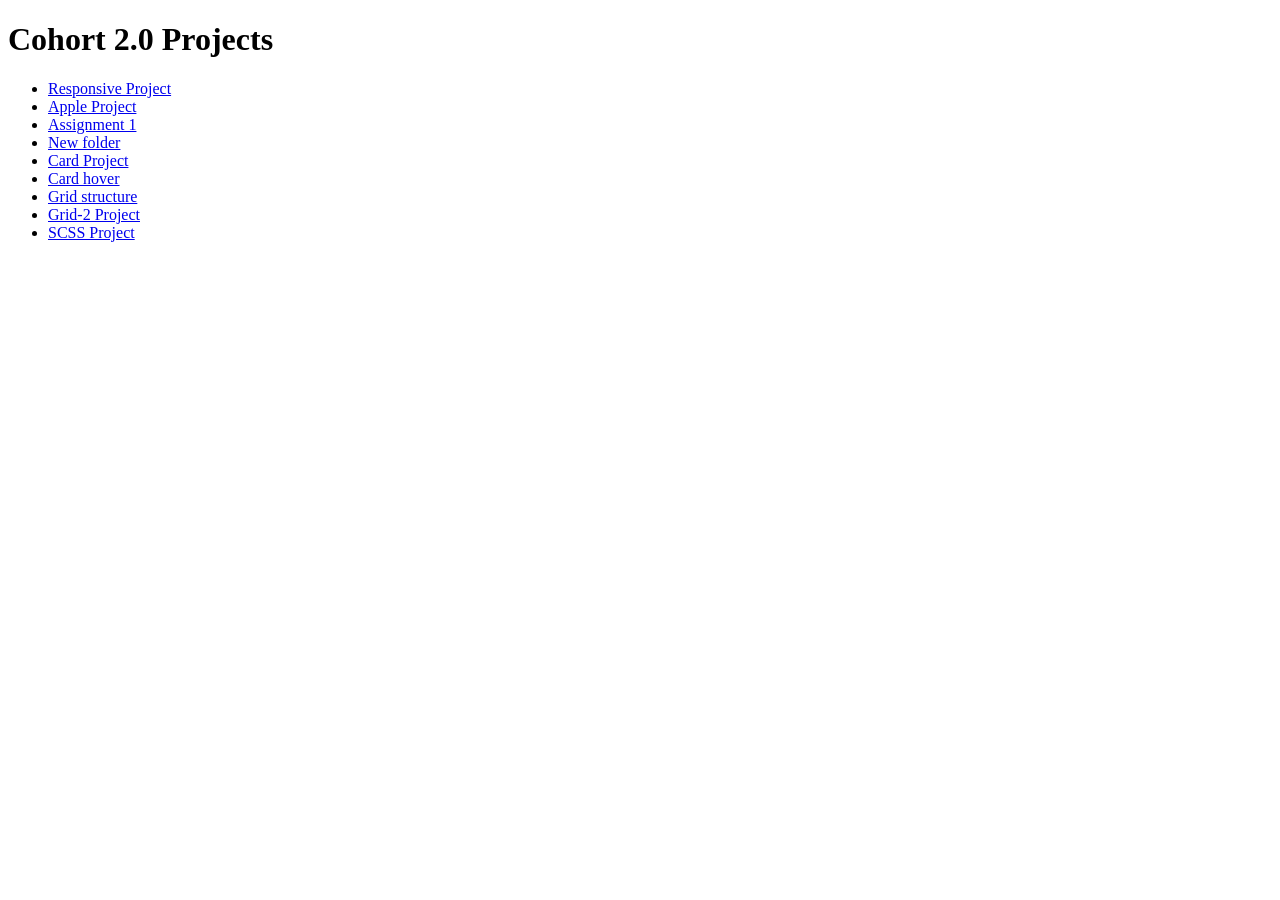
<file: index.html>
<!DOCTYPE html>
<html>
<head>
  <title>My Projects</title>
</head>
<body>
  <h1>Cohort 2.0 Projects</h1>

  <ul>
    <li><a href="https://itsprakash26.github.io/cohort-2.0/cohort-2.0 Responsive/" target="_blank">Responsive Project</a></li>
    <li><a href="https://itsprakash26.github.io/cohort-2.0/apple-project/" target="_blank">Apple Project</a></li>
    <li><a href="https://itsprakash26.github.io/cohort-2.0/assingment1/index.html" target="_blank">Assignment 1</a></li>
    <li><a href="https://itsprakash26.github.io/cohort-2.0/New folder/index.html" target="_blank">New folder</a></li>
    <li><a href="https://itsprakash26.github.io/cohort-2.0/card-project/" target="_blank">Card Project</a></li>
    <li><a href="https://itsprakash26.github.io/cohort-2.0/card-hover/" target="_blank">Card hover</a></li>
    <li><a href="https://itsprakash26.github.io/cohort-2.0/Grid/" target="_blank">Grid structure</a></li>
    <li><a href="https://itsprakash26.github.io/cohort-2.0/Grid-2/" target="_blank">Grid-2 Project</a></li>
    <li><a href="https://itsprakash26.github.io/cohort-2.0/scss/" target="_blank">SCSS Project</a></li>
    
  </ul>

</body>
</html>
</file>
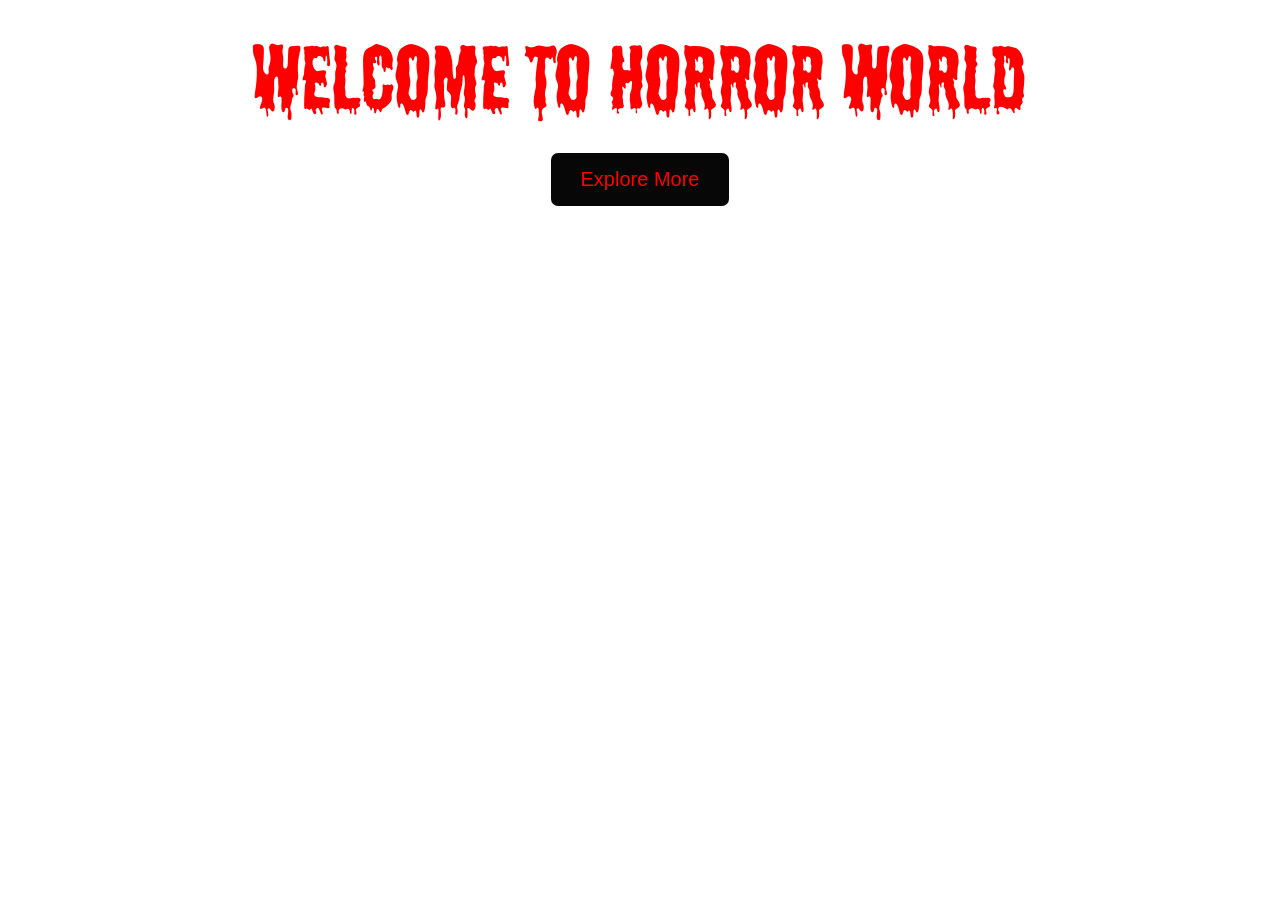
<file: assingment1/index.html>
<!DOCTYPE html>
<html lang="en">
<head>
    <meta charset="UTF-8">
    <meta name="viewport" content="width=device-width, initial-scale=1.0">
    <title>Document</title>
    <link rel="stylesheet" href="assingement.css">
</head>
<body>
    <div id="main">
        <h1>welcome to horror world</h1>
        <button>Explore More</button>
    </div>
    
</body>
</html>
</file>
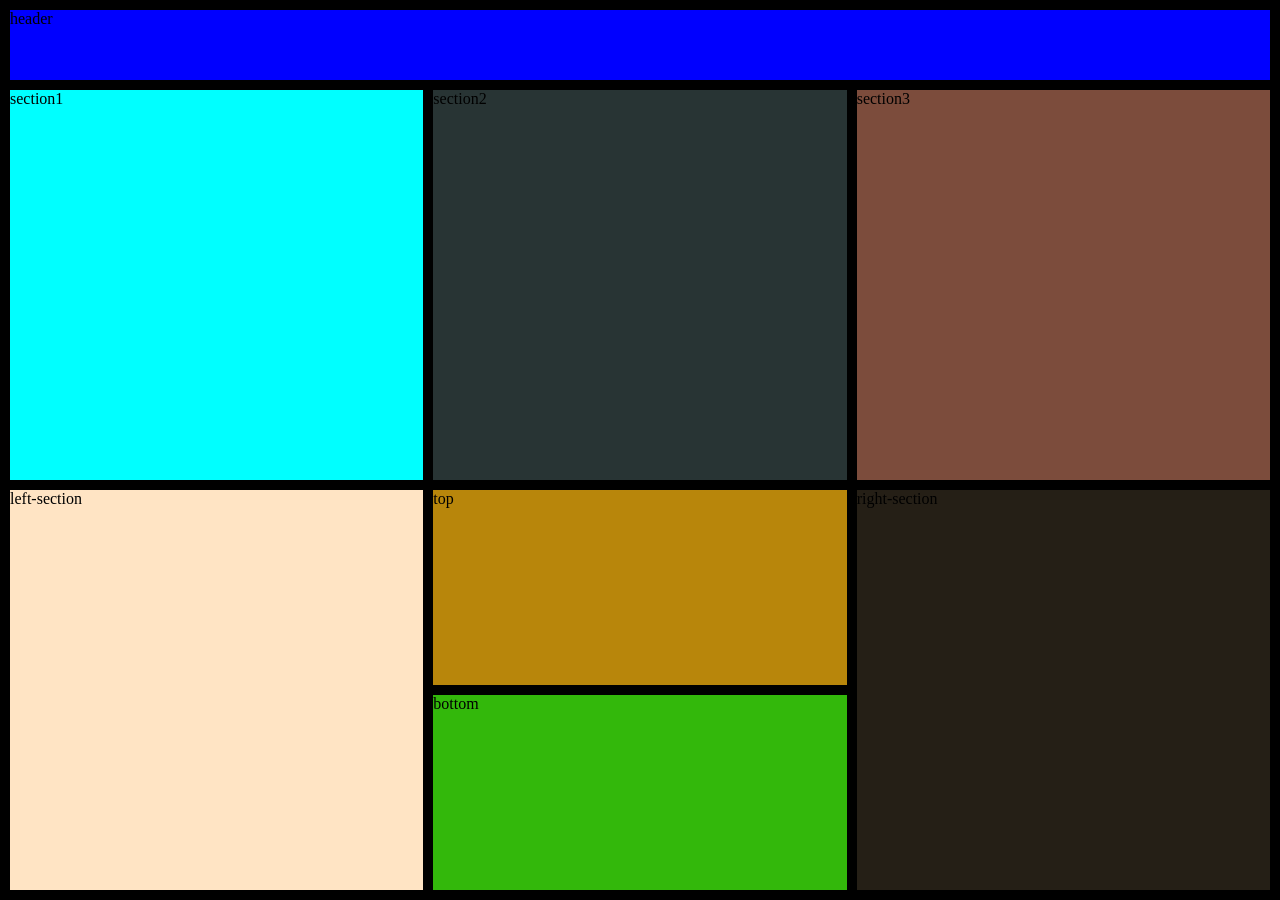
<file: Grid/index.html>
<!DOCTYPE html>
<html lang="en">
<head>
    <meta charset="UTF-8">
    <meta name="viewport" content="width=device-width, initial-scale=1.0">
    <link rel="stylesheet" href="style.css">
    <title>Document</title>
</head>
<body>
    <main>
        <header>header</header>
        <section id="section1">section1</section>
        <section id="section2">section2</section>
        <section id="section3">section3</section>
        <div id="left-section">left-section</div>
        <div id="right-section">right-section</div>
        <div id="top">top</div>
        <div id="bottom">bottom</div>
    </main>
</body>
</html>
</file>
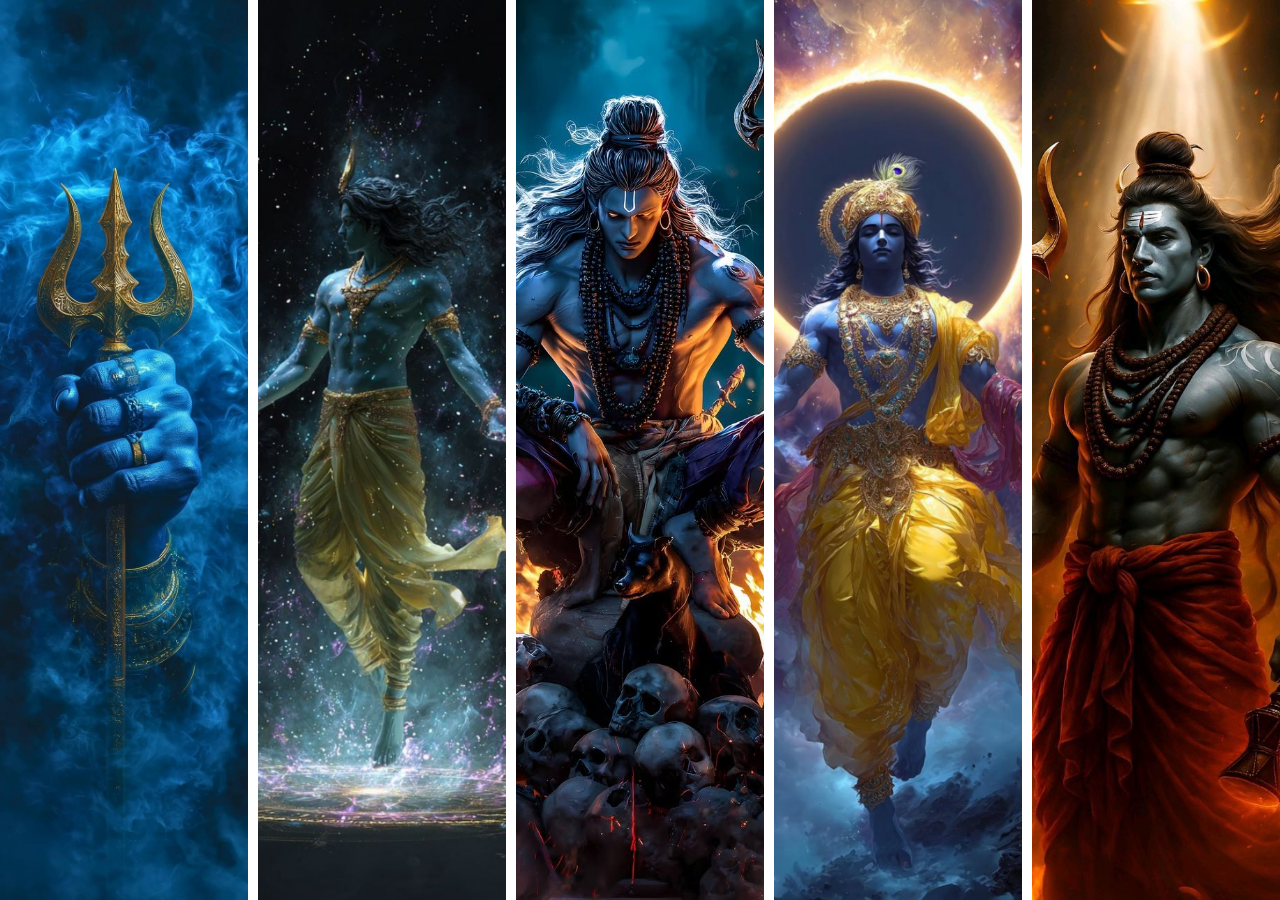
<file: Scss-project/index.html>
<!DOCTYPE html>
<html lang="en">
<head>
    <meta charset="UTF-8">
    <meta name="viewport" content="width=device-width, initial-scale=1.0">
    <link rel="stylesheet" href="style.css">
    <title>Document</title>
</head>
<body>
    <main>
        <section id="section1"></section>
        <section id="section2"></section>
        <section id="section3"></section>
        <section id="section4"></section>
        <section id="section5"></section>
    </main>
    
</body>
</html>
</file>
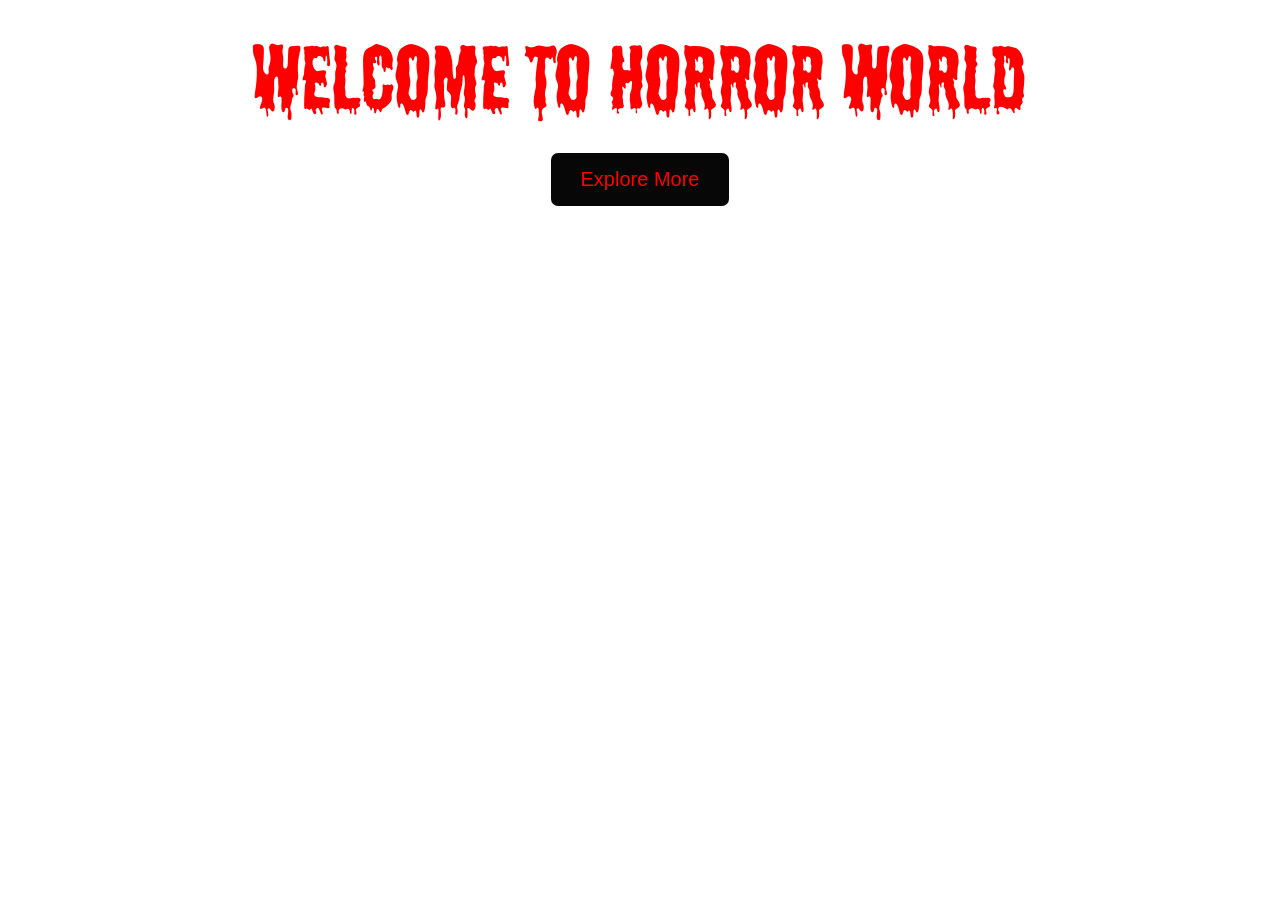
<file: assingment1/Assingement1.html>
<!DOCTYPE html>
<html lang="en">
<head>
    <meta charset="UTF-8">
    <meta name="viewport" content="width=device-width, initial-scale=1.0">
    <title>Document</title>
    <link rel="stylesheet" href="assingement.css">
</head>
<body>
    <div id="main">
        <h1>welcome to horror world</h1>
        <button>Explore More</button>
    </div>
    
</body>
</html>
</file>
<file: assingment1/assingement.css>
@font-face {
    font-family: h1;
    src: url(shlop\ rg.otf);
}
*{
    margin: 0;
    padding: 0;
    box-sizing: border-box;

}
html,body{
        height: 100%;
        width: 100% ;
}
#main{
    
    height: 100vh;
    background-image: url(https://images.unsplash.com/photo-1545642412-2fb9732aac99?q=80&w=1171&auto=format&fit=crop&ixlib=rb-4.1.0&ixid=M3wxMjA3fDB8MHxwaG90by1wYWdlfHx8fGVufDB8fHx8fA%3D%3D);
    background-position: bottom;
    background-size: cover;
    text-align: center;
    padding: 25px;

}
h1{
    font-size: 90px;
    font-family: h1;
    color: red;
    font-weight: 400;
}
button{
    margin-top: 20px;
    padding: 15px 30px;
    color: red;
    font-size: 20px;
    border-radius: 7px;
    background-color: #070707;
    border: none;

}
button:hover{
    background-color:rgb(24, 23, 23) ;
    
}
</file>
<file: Grid/style.css>
/* CSS Boilerplate */
* {
    margin: 0;
    padding: 0;
    box-sizing: border-box;
}

html,
body {
    height: 100%;
    width: 100%;
}
main{
    height: 100%;
    width: 100%;
    background-color: black;
    display: grid;
    grid-template-columns: 1fr 1fr 1fr;
    grid-template-rows: 70px 1fr 0.5fr 0.5fr;
    grid-template-areas: "header header header"
                        "section1 section2 section3"
                        "left-section top right-section"
                        "left-section bottom right-section";
    gap: 10px;
    padding: 10px;
}
header{
    grid-area: header;
    background-color: blue;
}
#section1{
    grid-area: section1;
    background-color: aqua;

}
#section2{
     grid-area: section2;
    background-color: rgb(40, 52, 52);

}
#section3{
     grid-area: section3;
    background-color: rgb(124, 76, 60);

}
#left-section{
    grid-area: left-section;
    background-color: bisque;
}
#right-section{
    grid-area: right-section;
    background-color: rgb(37, 31, 22);
}
#top{
    grid-area: top;
    background-color: darkgoldenrod;
}
#bottom{
    grid-area: bottom;
    background-color: rgb(51, 184, 11);
}
</file>
<file: Scss-project/style.css>
* {
  margin: 0;
  padding: 0;
  box-sizing: border-box;
}

html,
body {
  height: 100%;
  width: 100%;
}

main {
  height: 100%;
  width: 100%;
  display: flex;
  gap: 10px;
}
main section {
  flex-grow: 1;
  background-color: rgb(63, 10, 10);
  background-size: cover;
  background-position: center;
}
main section:hover {
  flex-grow: 2;
  transition: all 0.7s cubic-bezier(0.19, 1, 0.22, 1);
  cursor: pointer;
}
main section:nth-child(1) {
  background-image: url(img/img1.jpg);
}
main section:nth-child(2) {
  background-image: url(img/img2.png);
}
main section:nth-child(3) {
  background-image: url(img/img3.jpg);
}
main section:nth-child(4) {
  background-image: url(img/img4.png);
}
main section:nth-child(5) {
  background-image: url(img/img5.jpg);
}/*# sourceMappingURL=style.css.map */
</file>
